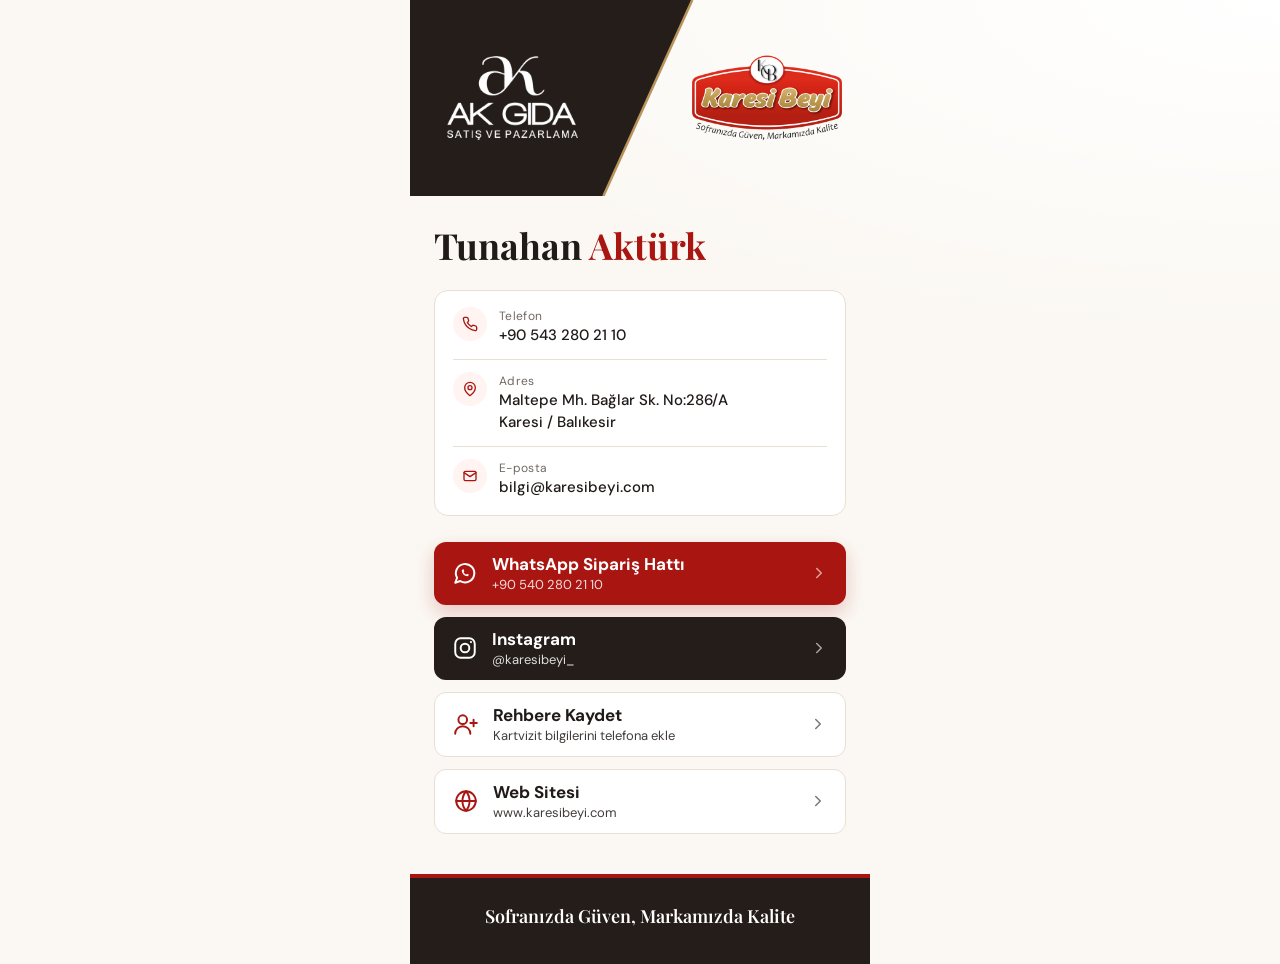
<file: public/qr1kartvizit.html>
<!doctype html>
<html lang="tr">
<head>
<meta charset="utf-8">
<meta name="viewport" content="width=device-width, initial-scale=1, viewport-fit=cover">
<title>Tunahan Aktürk | Karesi Beyi</title>
<meta name="description" content="Tunahan Aktürk iletişim bilgileri, Karesi Beyi WhatsApp sipariş hattı ve sosyal medya bağlantıları.">
<meta name="theme-color" content="#241d19">
<link rel="icon" href="/assets/logo.png">
<link rel="preconnect" href="https://fonts.googleapis.com">
<link rel="preconnect" href="https://fonts.gstatic.com" crossorigin>
<link rel="stylesheet" href="https://fonts.googleapis.com/css2?family=DM+Sans:wght@400;500;600;700&family=Playfair+Display:wght@600;700&display=swap">
<style>
:root{
  --cream:#fbf8f3; --dark:#241d19; --line:#e8dfd5; --muted:#706963; --red:#a91612;
  --ink:#201b18; --red-soft:#fff4f1; --gold:#b8935a;
}
*{box-sizing:border-box}
html,body{margin:0}
body{
  background:var(--cream);
  background-image:radial-gradient(120% 60% at 100% 0%, #fff 0%, rgba(255,255,255,0) 60%);
  color:var(--ink);font-family:"DM Sans",Arial,sans-serif;font-size:16px;
  -webkit-font-smoothing:antialiased;min-height:100vh;display:flex;justify-content:center
}
.card{width:100%;max-width:460px;min-height:100vh;display:flex;flex-direction:column}
.hero{position:relative;height:196px;overflow:hidden}
.hero svg.cut{position:absolute;inset:0;width:100%;height:100%;display:block}
.hero .ak{position:absolute;left:8%;top:50%;transform:translateY(-50%);height:84px;width:auto;filter:invert(1)}
.hero .kb{position:absolute;right:6%;top:50%;transform:translateY(-50%);width:34%;max-width:150px;height:auto}
.body{padding:30px 24px 8px;flex:1}
.eyebrow{margin:0 0 10px;font-size:12px;font-weight:700;letter-spacing:2.4px;text-transform:uppercase;color:var(--red)}
h1{margin:0;font-family:"Playfair Display",Georgia,serif;font-weight:700;font-size:36px;line-height:1.1;color:var(--ink)}
h1 em{font-style:normal;color:var(--red)}
.role{margin:8px 0 0;font-size:15px;color:var(--muted)}
.info{list-style:none;margin:24px 0 26px;padding:16px 18px;display:grid;gap:12px;background:#fff;border:1px solid var(--line);border-radius:14px}
.info li{display:flex;gap:12px;align-items:flex-start;font-size:15px;line-height:1.45}
.info li+li{padding-top:12px;border-top:1px solid var(--line)}
.info .ic{flex:none;width:34px;height:34px;border-radius:999px;background:var(--red-soft);display:flex;align-items:center;justify-content:center}
.info .tx{display:flex;flex-direction:column;padding-top:1px}
.info .lb{font-size:12px;color:var(--muted);letter-spacing:.3px}
.info a{color:var(--ink);text-decoration:none;font-weight:500}
.info a:hover{color:var(--red)}
.actions{display:grid;gap:12px}
.btn{display:flex;align-items:center;gap:14px;min-height:62px;padding:12px 18px;border-radius:12px;text-decoration:none;font-size:17px;font-weight:700;transition:transform .12s ease,box-shadow .12s ease,background-color .12s ease}
.btn:active{transform:scale(.985)}
.btn:focus-visible{outline:3px solid var(--gold);outline-offset:3px}
.btn svg{flex:none}
.btn .t{display:flex;flex-direction:column;line-height:1.2}
.btn small{font-size:13px;font-weight:400;opacity:.85;margin-top:3px}
.btn .arr{margin-left:auto;opacity:.6}
.primary{background:var(--red);color:#fff;box-shadow:0 8px 20px rgba(169,22,18,.22)}
.primary:hover{background:#8f120f}
.darkbtn{background:var(--dark);color:#fff}
.darkbtn:hover{background:#352b25}
.ghost{background:#fff;color:var(--ink);border:1px solid var(--line)}
.ghost:hover{border-color:var(--red)}
.ghost .lead{color:var(--red)}
footer{margin-top:32px;background:var(--dark);color:#aaa;text-align:center;padding:26px 24px 30px;border-top:4px solid var(--red)}
footer .slogan{margin:0 0 6px;font-family:"Playfair Display",Georgia,serif;font-size:18px;font-weight:600;color:#fff}
footer .small{margin:0;font-size:13px}
@media (prefers-reduced-motion:reduce){.btn{transition:none}}
</style>
</head>
<body>
<main class="card">
  <header class="hero">
    <svg class="cut" viewBox="0 0 440 196" preserveAspectRatio="none" aria-hidden="true">
      <path d="M0 0 L270 0 L185 196 L0 196 Z" fill="#241d19"/>
      <path d="M270 0 L185 196" fill="none" stroke="#b8935a" stroke-width="2.5" vector-effect="non-scaling-stroke"/>
    </svg>
    <img class="ak" src="[data-uri]" alt="AK Gıda Satış ve Pazarlama">
    <img class="kb" src="[data-uri]" alt="Karesi Beyi">
  </header>

  <section class="body">
    <h1>Tunahan <em>Aktürk</em></h1>

    <ul class="info">
      <li>
        <span class="ic" aria-hidden="true"><svg width="16" height="16" viewBox="0 0 24 24" fill="none" stroke="#a91612" stroke-width="2" stroke-linecap="round" stroke-linejoin="round"><path d="M22 16.9v3a2 2 0 0 1-2.2 2 19.8 19.8 0 0 1-8.6-3.1 19.5 19.5 0 0 1-6-6A19.8 19.8 0 0 1 2.1 4.2 2 2 0 0 1 4.1 2h3a2 2 0 0 1 2 1.7c.1.9.4 1.8.7 2.7a2 2 0 0 1-.5 2.1L8 9.8a16 16 0 0 0 6 6l1.3-1.3a2 2 0 0 1 2.1-.4c.9.3 1.8.6 2.7.7a2 2 0 0 1 1.7 2z"/></svg></span>
        <span class="tx"><span class="lb">Telefon</span><a href="tel:+905432802110">+90 543 280 21 10</a></span>
      </li>
      <li>
        <span class="ic" aria-hidden="true"><svg width="16" height="16" viewBox="0 0 24 24" fill="none" stroke="#a91612" stroke-width="2" stroke-linecap="round" stroke-linejoin="round"><path d="M20 10c0 6-8 12-8 12s-8-6-8-12a8 8 0 0 1 16 0z"/><circle cx="12" cy="10" r="3"/></svg></span>
        <span class="tx"><span class="lb">Adres</span><a href="https://maps.app.goo.gl/duxxYNC8r2nmahnx5" target="_blank" rel="noopener">Maltepe Mh. Bağlar Sk. No:286/A<br>Karesi / Balıkesir</a></span>
      </li>
      <li>
        <span class="ic" aria-hidden="true"><svg width="16" height="16" viewBox="0 0 24 24" fill="none" stroke="#a91612" stroke-width="2" stroke-linecap="round" stroke-linejoin="round"><rect x="3" y="5" width="18" height="14" rx="2"/><path d="m3 7 9 6 9-6"/></svg></span>
        <span class="tx"><span class="lb">E-posta</span><a href="mailto:bilgi@karesibeyi.com">bilgi@karesibeyi.com</a></span>
      </li>
    </ul>

    <nav class="actions" aria-label="Kısayollar">
      <a class="btn primary" href="https://wa.me/905402802110?text=Merhaba%2C%20sipari%C5%9F%20vermek%20istiyorum." target="_blank" rel="noopener">
        <svg width="26" height="26" viewBox="0 0 24 24" fill="none" stroke="currentColor" stroke-width="1.8" stroke-linecap="round" stroke-linejoin="round" aria-hidden="true"><path d="M3 21l1.7-4.6A8.5 8.5 0 1 1 7.6 19.4z"/><path d="M9 9.5c0 3 2.5 5.5 5.5 5.5l1.2-1.4-1.9-.9-.8.8a4 4 0 0 1-2.4-2.4l.8-.8-.9-1.9z" fill="currentColor" stroke="none"/></svg>
        <span class="t">WhatsApp Sipariş Hattı<small>+90 540 280 21 10</small></span>
        <svg class="arr" width="18" height="18" viewBox="0 0 24 24" fill="none" stroke="currentColor" stroke-width="2" stroke-linecap="round" stroke-linejoin="round" aria-hidden="true"><path d="M9 6l6 6-6 6"/></svg>
      </a>
      <a class="btn darkbtn" href="https://www.instagram.com/karesibeyi_/" target="_blank" rel="noopener">
        <svg width="26" height="26" viewBox="0 0 24 24" fill="none" stroke="currentColor" stroke-width="1.8" stroke-linecap="round" stroke-linejoin="round" aria-hidden="true"><rect x="3" y="3" width="18" height="18" rx="5"/><circle cx="12" cy="12" r="4"/><circle cx="17.5" cy="6.5" r="1" fill="currentColor" stroke="none"/></svg>
        <span class="t">Instagram<small>@karesibeyi_</small></span>
        <svg class="arr" width="18" height="18" viewBox="0 0 24 24" fill="none" stroke="currentColor" stroke-width="2" stroke-linecap="round" stroke-linejoin="round" aria-hidden="true"><path d="M9 6l6 6-6 6"/></svg>
      </a>
      <a class="btn ghost" href="/tunahan-akturk.vcf" download="Tunahan-Akturk.vcf">
        <svg class="lead" width="26" height="26" viewBox="0 0 24 24" fill="none" stroke="currentColor" stroke-width="1.8" stroke-linecap="round" stroke-linejoin="round" aria-hidden="true"><circle cx="9" cy="8" r="4"/><path d="M2 21a7 7 0 0 1 14 0"/><path d="M19 8v6M16 11h6"/></svg>
        <span class="t">Rehbere Kaydet<small>Kartvizit bilgilerini telefona ekle</small></span>
        <svg class="arr" width="18" height="18" viewBox="0 0 24 24" fill="none" stroke="currentColor" stroke-width="2" stroke-linecap="round" stroke-linejoin="round" aria-hidden="true"><path d="M9 6l6 6-6 6"/></svg>
      </a>
      <a class="btn ghost" href="https://www.karesibeyi.com/">
        <svg class="lead" width="26" height="26" viewBox="0 0 24 24" fill="none" stroke="currentColor" stroke-width="1.8" stroke-linecap="round" stroke-linejoin="round" aria-hidden="true"><circle cx="12" cy="12" r="9"/><path d="M3 12h18M12 3a14 14 0 0 1 0 18M12 3a14 14 0 0 0 0 18"/></svg>
        <span class="t">Web Sitesi<small>www.karesibeyi.com</small></span>
        <svg class="arr" width="18" height="18" viewBox="0 0 24 24" fill="none" stroke="currentColor" stroke-width="2" stroke-linecap="round" stroke-linejoin="round" aria-hidden="true"><path d="M9 6l6 6-6 6"/></svg>
      </a>
    </nav>
  </section>

  <footer>
    <p class="slogan">Sofranızda Güven, Markamızda Kalite</p>
  </footer>
</main>
</body>
</html>
</file>
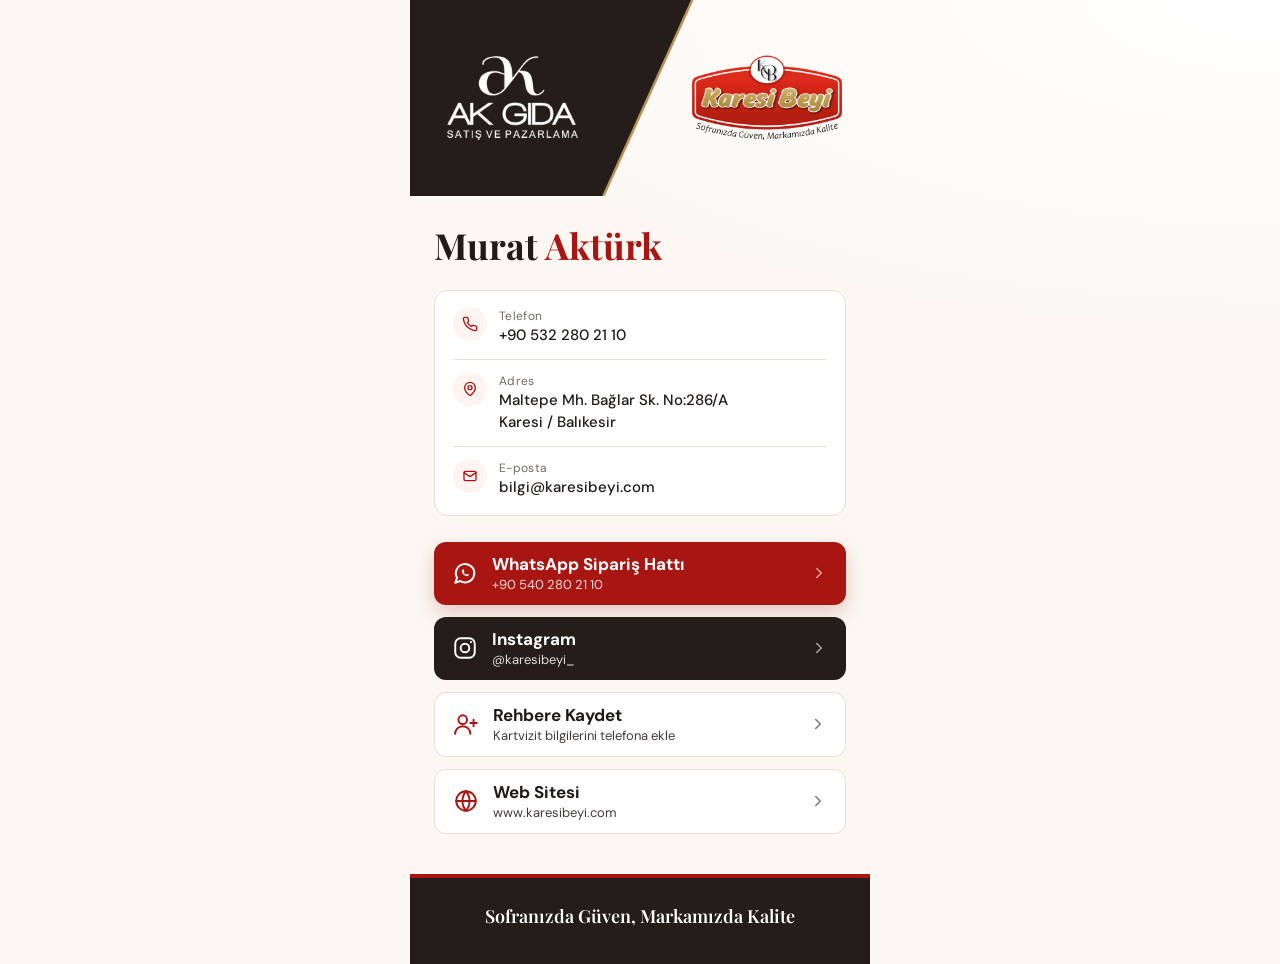
<file: public/qr2kartvizit.html>
<!doctype html>
<html lang="tr">
<head>
<meta charset="utf-8">
<meta name="viewport" content="width=device-width, initial-scale=1, viewport-fit=cover">
<title>Murat Aktürk | Karesi Beyi</title>
<meta name="description" content="Murat Aktürk iletişim bilgileri, Karesi Beyi WhatsApp sipariş hattı ve sosyal medya bağlantıları.">
<meta name="theme-color" content="#241d19">
<link rel="icon" href="/assets/logo.png">
<link rel="preconnect" href="https://fonts.googleapis.com">
<link rel="preconnect" href="https://fonts.gstatic.com" crossorigin>
<link rel="stylesheet" href="https://fonts.googleapis.com/css2?family=DM+Sans:wght@400;500;600;700&family=Playfair+Display:wght@600;700&display=swap">
<style>
:root{
  --cream:#fbf8f3; --dark:#241d19; --line:#e8dfd5; --muted:#706963; --red:#a91612;
  --ink:#201b18; --red-soft:#fff4f1; --gold:#b8935a;
}
*{box-sizing:border-box}
html,body{margin:0}
body{
  background:var(--cream);
  background-image:radial-gradient(120% 60% at 100% 0%, #fff 0%, rgba(255,255,255,0) 60%);
  color:var(--ink);font-family:"DM Sans",Arial,sans-serif;font-size:16px;
  -webkit-font-smoothing:antialiased;min-height:100vh;display:flex;justify-content:center
}
.card{width:100%;max-width:460px;min-height:100vh;display:flex;flex-direction:column}
.hero{position:relative;height:196px;overflow:hidden}
.hero svg.cut{position:absolute;inset:0;width:100%;height:100%;display:block}
.hero .ak{position:absolute;left:8%;top:50%;transform:translateY(-50%);height:84px;width:auto;filter:invert(1)}
.hero .kb{position:absolute;right:6%;top:50%;transform:translateY(-50%);width:34%;max-width:150px;height:auto}
.body{padding:30px 24px 8px;flex:1}
.eyebrow{margin:0 0 10px;font-size:12px;font-weight:700;letter-spacing:2.4px;text-transform:uppercase;color:var(--red)}
h1{margin:0;font-family:"Playfair Display",Georgia,serif;font-weight:700;font-size:36px;line-height:1.1;color:var(--ink)}
h1 em{font-style:normal;color:var(--red)}
.role{margin:8px 0 0;font-size:15px;color:var(--muted)}
.info{list-style:none;margin:24px 0 26px;padding:16px 18px;display:grid;gap:12px;background:#fff;border:1px solid var(--line);border-radius:14px}
.info li{display:flex;gap:12px;align-items:flex-start;font-size:15px;line-height:1.45}
.info li+li{padding-top:12px;border-top:1px solid var(--line)}
.info .ic{flex:none;width:34px;height:34px;border-radius:999px;background:var(--red-soft);display:flex;align-items:center;justify-content:center}
.info .tx{display:flex;flex-direction:column;padding-top:1px}
.info .lb{font-size:12px;color:var(--muted);letter-spacing:.3px}
.info a{color:var(--ink);text-decoration:none;font-weight:500}
.info a:hover{color:var(--red)}
.actions{display:grid;gap:12px}
.btn{display:flex;align-items:center;gap:14px;min-height:62px;padding:12px 18px;border-radius:12px;text-decoration:none;font-size:17px;font-weight:700;transition:transform .12s ease,box-shadow .12s ease,background-color .12s ease}
.btn:active{transform:scale(.985)}
.btn:focus-visible{outline:3px solid var(--gold);outline-offset:3px}
.btn svg{flex:none}
.btn .t{display:flex;flex-direction:column;line-height:1.2}
.btn small{font-size:13px;font-weight:400;opacity:.85;margin-top:3px}
.btn .arr{margin-left:auto;opacity:.6}
.primary{background:var(--red);color:#fff;box-shadow:0 8px 20px rgba(169,22,18,.22)}
.primary:hover{background:#8f120f}
.darkbtn{background:var(--dark);color:#fff}
.darkbtn:hover{background:#352b25}
.ghost{background:#fff;color:var(--ink);border:1px solid var(--line)}
.ghost:hover{border-color:var(--red)}
.ghost .lead{color:var(--red)}
footer{margin-top:32px;background:var(--dark);color:#aaa;text-align:center;padding:26px 24px 30px;border-top:4px solid var(--red)}
footer .slogan{margin:0 0 6px;font-family:"Playfair Display",Georgia,serif;font-size:18px;font-weight:600;color:#fff}
footer .small{margin:0;font-size:13px}
@media (prefers-reduced-motion:reduce){.btn{transition:none}}
</style>
</head>
<body>
<main class="card">
  <header class="hero">
    <svg class="cut" viewBox="0 0 440 196" preserveAspectRatio="none" aria-hidden="true">
      <path d="M0 0 L270 0 L185 196 L0 196 Z" fill="#241d19"/>
      <path d="M270 0 L185 196" fill="none" stroke="#b8935a" stroke-width="2.5" vector-effect="non-scaling-stroke"/>
    </svg>
    <img class="ak" src="[data-uri]" alt="AK Gıda Satış ve Pazarlama">
    <img class="kb" src="[data-uri]" alt="Karesi Beyi">
  </header>

  <section class="body">
    <h1>Murat <em>Aktürk</em></h1>

    <ul class="info">
      <li>
        <span class="ic" aria-hidden="true"><svg width="16" height="16" viewBox="0 0 24 24" fill="none" stroke="#a91612" stroke-width="2" stroke-linecap="round" stroke-linejoin="round"><path d="M22 16.9v3a2 2 0 0 1-2.2 2 19.8 19.8 0 0 1-8.6-3.1 19.5 19.5 0 0 1-6-6A19.8 19.8 0 0 1 2.1 4.2 2 2 0 0 1 4.1 2h3a2 2 0 0 1 2 1.7c.1.9.4 1.8.7 2.7a2 2 0 0 1-.5 2.1L8 9.8a16 16 0 0 0 6 6l1.3-1.3a2 2 0 0 1 2.1-.4c.9.3 1.8.6 2.7.7a2 2 0 0 1 1.7 2z"/></svg></span>
        <span class="tx"><span class="lb">Telefon</span><a href="tel:+905322802110">+90 532 280 21 10</a></span>
      </li>
      <li>
        <span class="ic" aria-hidden="true"><svg width="16" height="16" viewBox="0 0 24 24" fill="none" stroke="#a91612" stroke-width="2" stroke-linecap="round" stroke-linejoin="round"><path d="M20 10c0 6-8 12-8 12s-8-6-8-12a8 8 0 0 1 16 0z"/><circle cx="12" cy="10" r="3"/></svg></span>
        <span class="tx"><span class="lb">Adres</span><a href="https://maps.app.goo.gl/duxxYNC8r2nmahnx5" target="_blank" rel="noopener">Maltepe Mh. Bağlar Sk. No:286/A<br>Karesi / Balıkesir</a></span>
      </li>
      <li>
        <span class="ic" aria-hidden="true"><svg width="16" height="16" viewBox="0 0 24 24" fill="none" stroke="#a91612" stroke-width="2" stroke-linecap="round" stroke-linejoin="round"><rect x="3" y="5" width="18" height="14" rx="2"/><path d="m3 7 9 6 9-6"/></svg></span>
        <span class="tx"><span class="lb">E-posta</span><a href="mailto:bilgi@karesibeyi.com">bilgi@karesibeyi.com</a></span>
      </li>
    </ul>

    <nav class="actions" aria-label="Kısayollar">
      <a class="btn primary" href="https://wa.me/905402802110?text=Merhaba%2C%20sipari%C5%9F%20vermek%20istiyorum." target="_blank" rel="noopener">
        <svg width="26" height="26" viewBox="0 0 24 24" fill="none" stroke="currentColor" stroke-width="1.8" stroke-linecap="round" stroke-linejoin="round" aria-hidden="true"><path d="M3 21l1.7-4.6A8.5 8.5 0 1 1 7.6 19.4z"/><path d="M9 9.5c0 3 2.5 5.5 5.5 5.5l1.2-1.4-1.9-.9-.8.8a4 4 0 0 1-2.4-2.4l.8-.8-.9-1.9z" fill="currentColor" stroke="none"/></svg>
        <span class="t">WhatsApp Sipariş Hattı<small>+90 540 280 21 10</small></span>
        <svg class="arr" width="18" height="18" viewBox="0 0 24 24" fill="none" stroke="currentColor" stroke-width="2" stroke-linecap="round" stroke-linejoin="round" aria-hidden="true"><path d="M9 6l6 6-6 6"/></svg>
      </a>
      <a class="btn darkbtn" href="https://www.instagram.com/karesibeyi_/" target="_blank" rel="noopener">
        <svg width="26" height="26" viewBox="0 0 24 24" fill="none" stroke="currentColor" stroke-width="1.8" stroke-linecap="round" stroke-linejoin="round" aria-hidden="true"><rect x="3" y="3" width="18" height="18" rx="5"/><circle cx="12" cy="12" r="4"/><circle cx="17.5" cy="6.5" r="1" fill="currentColor" stroke="none"/></svg>
        <span class="t">Instagram<small>@karesibeyi_</small></span>
        <svg class="arr" width="18" height="18" viewBox="0 0 24 24" fill="none" stroke="currentColor" stroke-width="2" stroke-linecap="round" stroke-linejoin="round" aria-hidden="true"><path d="M9 6l6 6-6 6"/></svg>
      </a>
      <a class="btn ghost" href="/murat-aktur.vcf" download="Murat-Aktur.vcf">
        <svg class="lead" width="26" height="26" viewBox="0 0 24 24" fill="none" stroke="currentColor" stroke-width="1.8" stroke-linecap="round" stroke-linejoin="round" aria-hidden="true"><circle cx="9" cy="8" r="4"/><path d="M2 21a7 7 0 0 1 14 0"/><path d="M19 8v6M16 11h6"/></svg>
        <span class="t">Rehbere Kaydet<small>Kartvizit bilgilerini telefona ekle</small></span>
        <svg class="arr" width="18" height="18" viewBox="0 0 24 24" fill="none" stroke="currentColor" stroke-width="2" stroke-linecap="round" stroke-linejoin="round" aria-hidden="true"><path d="M9 6l6 6-6 6"/></svg>
      </a>
      <a class="btn ghost" href="https://www.karesibeyi.com/">
        <svg class="lead" width="26" height="26" viewBox="0 0 24 24" fill="none" stroke="currentColor" stroke-width="1.8" stroke-linecap="round" stroke-linejoin="round" aria-hidden="true"><circle cx="12" cy="12" r="9"/><path d="M3 12h18M12 3a14 14 0 0 1 0 18M12 3a14 14 0 0 0 0 18"/></svg>
        <span class="t">Web Sitesi<small>www.karesibeyi.com</small></span>
        <svg class="arr" width="18" height="18" viewBox="0 0 24 24" fill="none" stroke="currentColor" stroke-width="2" stroke-linecap="round" stroke-linejoin="round" aria-hidden="true"><path d="M9 6l6 6-6 6"/></svg>
      </a>
    </nav>
  </section>

  <footer>
    <p class="slogan">Sofranızda Güven, Markamızda Kalite</p>
  </footer>
</main>
</body>
</html>
</file>
